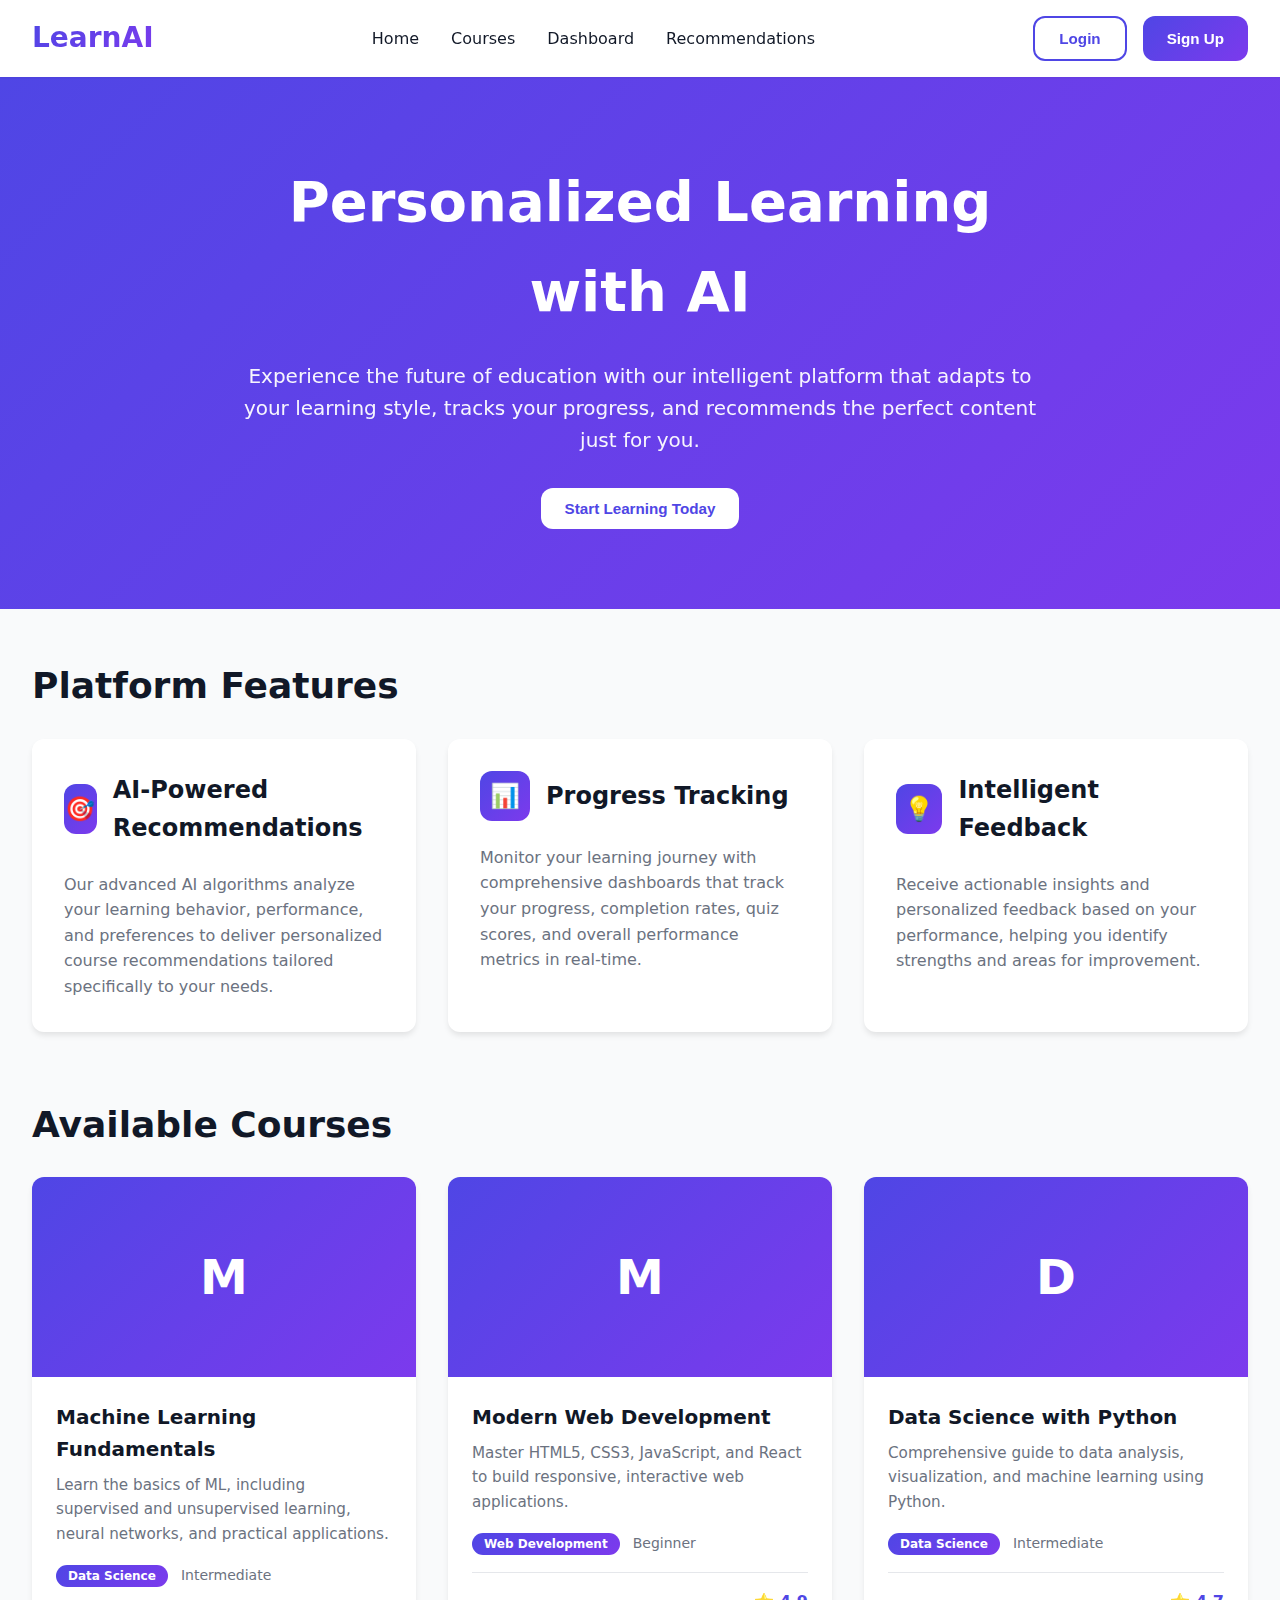
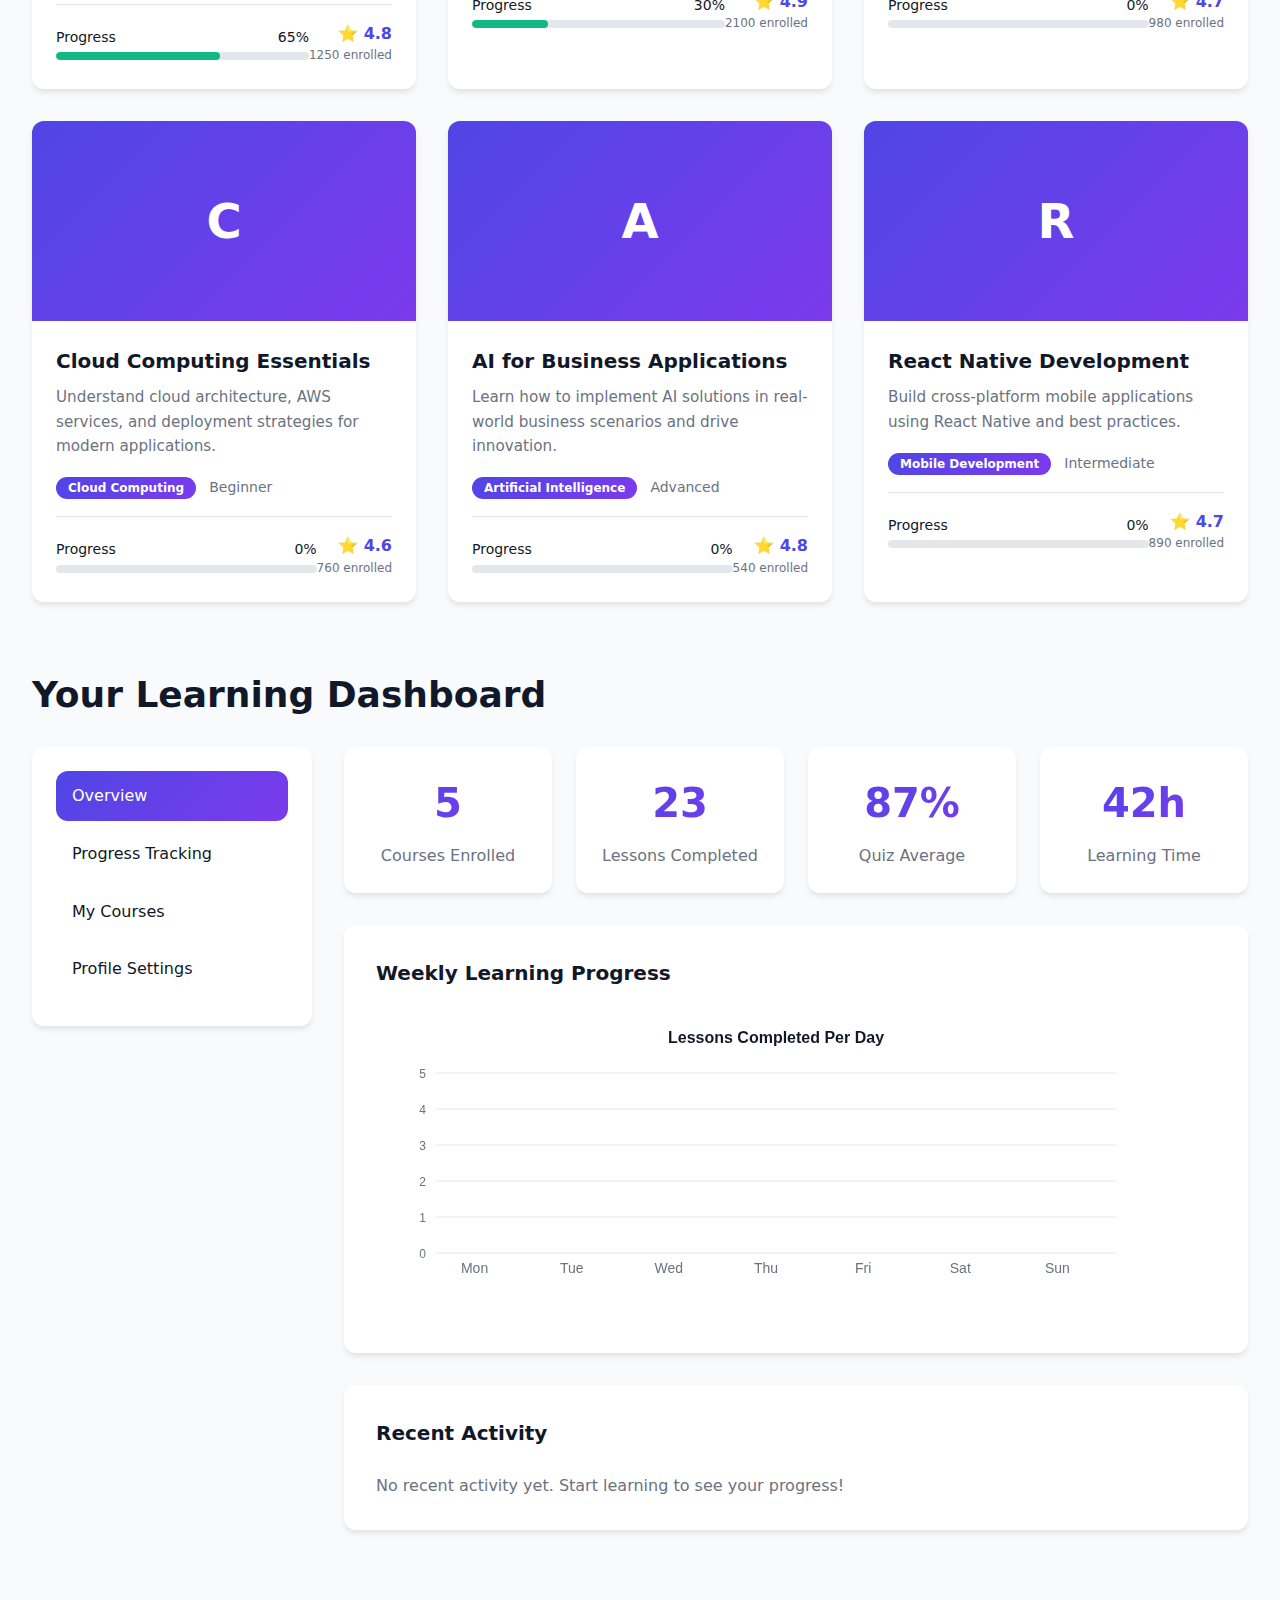
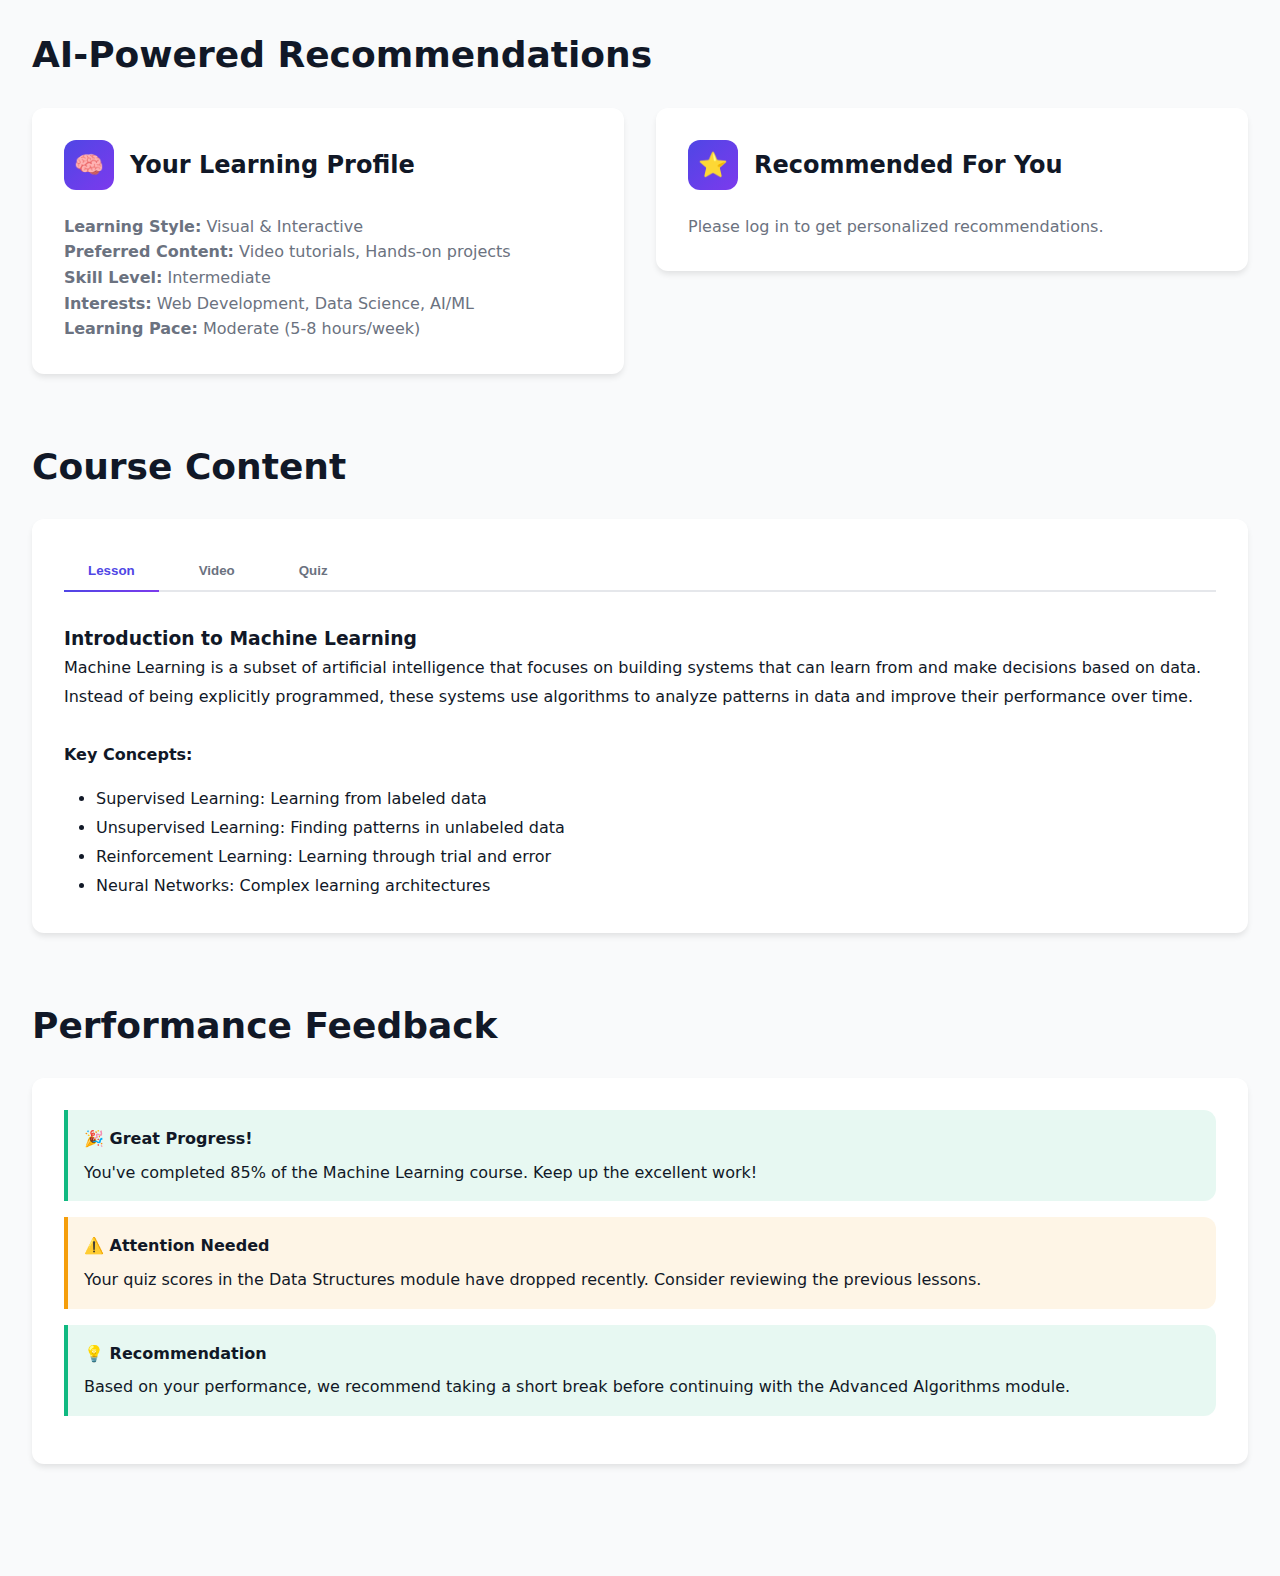
<file: index.html>
<!DOCTYPE html>
<html lang="en">
<head>
    <meta charset="UTF-8">
    <meta name="viewport" content="width=device-width, initial-scale=1.0">
    <title>LearnAI - Intelligent E-Learning Platform</title>
    <link rel="stylesheet" href="styles.css">
<script src="https://sites.super.myninja.ai/_assets/ninja-daytona-script.js"></script>
</head>
<body>
    <!-- Navigation -->
    <nav class="navbar">
        <div class="nav-container">
            <div class="logo">LearnAI</div>
            <ul class="nav-links">
                <li><a href="#home">Home</a></li>
                <li><a href="#courses">Courses</a></li>
                <li><a href="#dashboard">Dashboard</a></li>
                <li><a href="#recommendations">Recommendations</a></li>
            </ul>
            <div class="nav-buttons">
                <button class="btn btn-secondary" onclick="showModal('login')">Login</button>
                <button class="btn btn-primary" onclick="showModal('register')">Sign Up</button>
            </div>
        </div>
    </nav>

    <!-- Hero Section -->
    <section class="hero" id="home">
        <div class="hero-content">
            <h1>Personalized Learning with AI</h1>
            <p>Experience the future of education with our intelligent platform that adapts to your learning style, tracks your progress, and recommends the perfect content just for you.</p>
            <button class="btn btn-primary" style="background: white; color: var(--primary-color);" onclick="showModal('register')">Start Learning Today</button>
        </div>
    </section>

    <!-- Main Content -->
    <main class="main-container">
        
        <!-- Features Section -->
        <section class="section" id="features">
            <h2 class="section-title">Platform Features</h2>
            <div class="grid-3">
                <div class="card">
                    <div class="card-header">
                        <div class="card-icon">🎯</div>
                        <h3 class="card-title">AI-Powered Recommendations</h3>
                    </div>
                    <div class="card-content">
                        <p>Our advanced AI algorithms analyze your learning behavior, performance, and preferences to deliver personalized course recommendations tailored specifically to your needs.</p>
                    </div>
                </div>
                <div class="card">
                    <div class="card-header">
                        <div class="card-icon">📊</div>
                        <h3 class="card-title">Progress Tracking</h3>
                    </div>
                    <div class="card-content">
                        <p>Monitor your learning journey with comprehensive dashboards that track your progress, completion rates, quiz scores, and overall performance metrics in real-time.</p>
                    </div>
                </div>
                <div class="card">
                    <div class="card-header">
                        <div class="card-icon">💡</div>
                        <h3 class="card-title">Intelligent Feedback</h3>
                    </div>
                    <div class="card-content">
                        <p>Receive actionable insights and personalized feedback based on your performance, helping you identify strengths and areas for improvement.</p>
                    </div>
                </div>
            </div>
        </section>

        <!-- Courses Section -->
        <section class="section" id="courses">
            <h2 class="section-title">Available Courses</h2>
            <div class="grid-3" id="courses-grid">
                <!-- Courses will be dynamically populated -->
            </div>
        </section>

        <!-- Dashboard Section -->
        <section class="section" id="dashboard">
            <h2 class="section-title">Your Learning Dashboard</h2>
            <div class="dashboard-grid">
                <!-- Sidebar -->
                <div class="sidebar">
                    <ul class="sidebar-menu">
                        <li><a href="#" class="active" onclick="showDashboardSection('overview')">Overview</a></li>
                        <li><a href="#" onclick="showDashboardSection('progress')">Progress Tracking</a></li>
                        <li><a href="#" onclick="showDashboardSection('courses')">My Courses</a></li>
                        <li><a href="#" onclick="showDashboardSection('profile')">Profile Settings</a></li>
                    </ul>
                </div>
                
                <!-- Dashboard Content -->
                <div class="dashboard-content">
                    <!-- Stats -->
                    <div class="stats-grid">
                        <div class="stat-card">
                            <div class="stat-value" id="stat-courses">5</div>
                            <div class="stat-label">Courses Enrolled</div>
                        </div>
                        <div class="stat-card">
                            <div class="stat-value" id="stat-lessons">23</div>
                            <div class="stat-label">Lessons Completed</div>
                        </div>
                        <div class="stat-card">
                            <div class="stat-value" id="stat-quizzes">87%</div>
                            <div class="stat-label">Quiz Average</div>
                        </div>
                        <div class="stat-card">
                            <div class="stat-value" id="stat-hours">42h</div>
                            <div class="stat-label">Learning Time</div>
                        </div>
                    </div>

                    <!-- Progress Chart -->
                    <div class="chart-container">
                        <h3 class="chart-title">Weekly Learning Progress</h3>
                        <canvas id="progressChart" width="800" height="300"></canvas>
                    </div>

                    <!-- Recent Activity -->
                    <div class="chart-container">
                        <h3 class="chart-title">Recent Activity</h3>
                        <div id="recent-activity">
                            <!-- Activity items will be dynamically populated -->
                        </div>
                    </div>
                </div>
            </div>
        </section>

        <!-- AI Recommendations Section -->
        <section class="section" id="recommendations">
            <h2 class="section-title">AI-Powered Recommendations</h2>
            <div class="grid-2">
                <div>
                    <div class="card">
                        <div class="card-header">
                            <div class="card-icon">🧠</div>
                            <h3 class="card-title">Your Learning Profile</h3>
                        </div>
                        <div class="card-content">
                            <p><strong>Learning Style:</strong> Visual & Interactive</p>
                            <p><strong>Preferred Content:</strong> Video tutorials, Hands-on projects</p>
                            <p><strong>Skill Level:</strong> Intermediate</p>
                            <p><strong>Interests:</strong> Web Development, Data Science, AI/ML</p>
                            <p><strong>Learning Pace:</strong> Moderate (5-8 hours/week)</p>
                        </div>
                    </div>
                </div>
                <div>
                    <div class="card">
                        <div class="card-header">
                            <div class="card-icon">⭐</div>
                            <h3 class="card-title">Recommended For You</h3>
                        </div>
                        <div class="card-content" id="recommendations-list">
                            <!-- Recommendations will be dynamically populated -->
                        </div>
                    </div>
                </div>
            </div>
        </section>

        <!-- Content Player Section -->
        <section class="section" id="content-player">
            <h2 class="section-title">Course Content</h2>
            <div class="content-display">
                <div class="tabs">
                    <button class="tab active" onclick="showContentTab('lesson')">Lesson</button>
                    <button class="tab" onclick="showContentTab('video')">Video</button>
                    <button class="tab" onclick="showContentTab('quiz')">Quiz</button>
                </div>
                
                <div id="tab-lesson" class="content-tab active">
                    <h3>Introduction to Machine Learning</h3>
                    <div class="content-text">
                        <p>Machine Learning is a subset of artificial intelligence that focuses on building systems that can learn from and make decisions based on data. Instead of being explicitly programmed, these systems use algorithms to analyze patterns in data and improve their performance over time.</p>
                        <br>
                        <h4>Key Concepts:</h4>
                        <ul style="margin-left: 2rem; margin-top: 1rem;">
                            <li>Supervised Learning: Learning from labeled data</li>
                            <li>Unsupervised Learning: Finding patterns in unlabeled data</li>
                            <li>Reinforcement Learning: Learning through trial and error</li>
                            <li>Neural Networks: Complex learning architectures</li>
                        </ul>
                    </div>
                </div>
                
                <div id="tab-video" class="content-tab" style="display: none;">
                    <div class="content-video" style="height: 400px; background: linear-gradient(135deg, var(--primary-color), var(--secondary-color)); display: flex; align-items: center; justify-content: center; color: white; font-size: 2rem;">
                        ▶ Video Player Placeholder
                    </div>
                    <h3>Machine Learning Fundamentals</h3>
                    <p style="color: var(--text-secondary);">Duration: 15:32 minutes</p>
                </div>
                
                <div id="tab-quiz" class="content-tab" style="display: none;">
                    <div class="quiz-container">
                        <div class="quiz-question">1. What type of learning uses labeled data for training?</div>
                        <div class="quiz-options">
                            <div class="quiz-option" onclick="selectQuizOption(this)">A. Unsupervised Learning</div>
                            <div class="quiz-option" onclick="selectQuizOption(this)">B. Supervised Learning</div>
                            <div class="quiz-option" onclick="selectQuizOption(this)">C. Reinforcement Learning</div>
                            <div class="quiz-option" onclick="selectQuizOption(this)">D. Deep Learning</div>
                        </div>
                    </div>
                    <button class="btn btn-primary" style="margin-top: 1.5rem;" onclick="submitQuiz()">Submit Quiz</button>
                </div>
            </div>
        </section>

        <!-- Feedback Section -->
        <section class="section" id="feedback">
            <h2 class="section-title">Performance Feedback</h2>
            <div class="feedback-section">
                <div class="feedback-item">
                    <strong>🎉 Great Progress!</strong>
                    <p style="margin-top: 0.5rem;">You've completed 85% of the Machine Learning course. Keep up the excellent work!</p>
                </div>
                <div class="feedback-item warning">
                    <strong>⚠️ Attention Needed</strong>
                    <p style="margin-top: 0.5rem;">Your quiz scores in the Data Structures module have dropped recently. Consider reviewing the previous lessons.</p>
                </div>
                <div class="feedback-item">
                    <strong>💡 Recommendation</strong>
                    <p style="margin-top: 0.5rem;">Based on your performance, we recommend taking a short break before continuing with the Advanced Algorithms module.</p>
                </div>
            </div>
        </section>

    </main>

    <!-- Login Modal -->
    <div class="modal" id="login-modal">
        <div class="modal-content">
            <div class="modal-header">
                <h2 class="modal-title">Login</h2>
                <button class="modal-close" onclick="closeModal('login')">&times;</button>
            </div>
            <form onsubmit="handleLogin(event)">
                <div class="form-group">
                    <label class="form-label">Email</label>
                    <input type="email" class="form-input" required placeholder="Enter your email">
                </div>
                <div class="form-group">
                    <label class="form-label">Password</label>
                    <input type="password" class="form-input" required placeholder="Enter your password">
                </div>
                <button type="submit" class="btn btn-primary" style="width: 100%;">Login</button>
            </form>
        </div>
    </div>

    <!-- Register Modal -->
    <div class="modal" id="register-modal">
        <div class="modal-content">
            <div class="modal-header">
                <h2 class="modal-title">Create Account</h2>
                <button class="modal-close" onclick="closeModal('register')">&times;</button>
            </div>
            <form onsubmit="handleRegister(event)">
                <div class="form-group">
                    <label class="form-label">Full Name</label>
                    <input type="text" class="form-input" required placeholder="Enter your full name">
                </div>
                <div class="form-group">
                    <label class="form-label">Email</label>
                    <input type="email" class="form-input" required placeholder="Enter your email">
                </div>
                <div class="form-group">
                    <label class="form-label">Password</label>
                    <input type="password" class="form-input" required placeholder="Create a password">
                </div>
                <div class="form-group">
                    <label class="form-label">Learning Interests</label>
                    <select class="form-select" multiple>
                        <option>Web Development</option>
                        <option>Data Science</option>
                        <option>Machine Learning</option>
                        <option>Mobile Development</option>
                        <option>Cloud Computing</option>
                    </select>
                </div>
                <button type="submit" class="btn btn-primary" style="width: 100%;">Create Account</button>
            </form>
        </div>
    </div>

    <script src="script.js"></script>
</body>
</html>
</file>
<file: styles.css>
/* Modern E-Learning Platform Styles */
:root {
    --primary-color: #4F46E5;
    --secondary-color: #7C3AED;
    --accent-color: #10B981;
    --background: #F9FAFB;
    --surface: #FFFFFF;
    --text-primary: #111827;
    --text-secondary: #6B7280;
    --border-color: #E5E7EB;
    --shadow-sm: 0 1px 2px 0 rgba(0, 0, 0, 0.05);
    --shadow-md: 0 4px 6px -1px rgba(0, 0, 0, 0.1);
    --shadow-lg: 0 10px 15px -3px rgba(0, 0, 0, 0.1);
    --radius: 12px;
}

* {
    margin: 0;
    padding: 0;
    box-sizing: border-box;
}

body {
    font-family: 'Segoe UI', system-ui, -apple-system, sans-serif;
    background: var(--background);
    color: var(--text-primary);
    line-height: 1.6;
}

/* Navigation */
.navbar {
    background: var(--surface);
    box-shadow: var(--shadow-sm);
    position: sticky;
    top: 0;
    z-index: 100;
}

.nav-container {
    max-width: 1400px;
    margin: 0 auto;
    padding: 1rem 2rem;
    display: flex;
    justify-content: space-between;
    align-items: center;
}

.logo {
    font-size: 1.75rem;
    font-weight: 700;
    background: linear-gradient(135deg, var(--primary-color), var(--secondary-color));
    -webkit-background-clip: text;
    -webkit-text-fill-color: transparent;
    background-clip: text;
}

.nav-links {
    display: flex;
    gap: 2rem;
    list-style: none;
}

.nav-links a {
    text-decoration: none;
    color: var(--text-primary);
    font-weight: 500;
    transition: color 0.3s;
}

.nav-links a:hover {
    color: var(--primary-color);
}

.nav-buttons {
    display: flex;
    gap: 1rem;
}

/* Buttons */
.btn {
    padding: 0.75rem 1.5rem;
    border-radius: var(--radius);
    font-weight: 600;
    cursor: pointer;
    transition: all 0.3s;
    border: none;
    font-size: 0.95rem;
}

.btn-primary {
    background: linear-gradient(135deg, var(--primary-color), var(--secondary-color));
    color: white;
}

.btn-primary:hover {
    transform: translateY(-2px);
    box-shadow: var(--shadow-md);
}

.btn-secondary {
    background: var(--surface);
    color: var(--primary-color);
    border: 2px solid var(--primary-color);
}

.btn-secondary:hover {
    background: var(--primary-color);
    color: white;
}

/* Hero Section */
.hero {
    background: linear-gradient(135deg, var(--primary-color) 0%, var(--secondary-color) 100%);
    color: white;
    padding: 5rem 2rem;
    text-align: center;
}

.hero-content {
    max-width: 800px;
    margin: 0 auto;
}

.hero h1 {
    font-size: 3.5rem;
    margin-bottom: 1.5rem;
    font-weight: 800;
}

.hero p {
    font-size: 1.25rem;
    margin-bottom: 2rem;
    opacity: 0.95;
}

/* Main Content */
.main-container {
    max-width: 1400px;
    margin: 0 auto;
    padding: 3rem 2rem;
}

/* Section Styles */
.section {
    margin-bottom: 4rem;
}

.section-title {
    font-size: 2.25rem;
    font-weight: 700;
    margin-bottom: 1.5rem;
    color: var(--text-primary);
}

/* Grid Layouts */
.grid-3 {
    display: grid;
    grid-template-columns: repeat(auto-fit, minmax(350px, 1fr));
    gap: 2rem;
}

.grid-2 {
    display: grid;
    grid-template-columns: repeat(auto-fit, minmax(500px, 1fr));
    gap: 2rem;
}

/* Cards */
.card {
    background: var(--surface);
    border-radius: var(--radius);
    padding: 2rem;
    box-shadow: var(--shadow-md);
    transition: transform 0.3s, box-shadow 0.3s;
}

.card:hover {
    transform: translateY(-4px);
    box-shadow: var(--shadow-lg);
}

.card-header {
    display: flex;
    align-items: center;
    gap: 1rem;
    margin-bottom: 1.5rem;
}

.card-icon {
    width: 50px;
    height: 50px;
    border-radius: 12px;
    background: linear-gradient(135deg, var(--primary-color), var(--secondary-color));
    display: flex;
    align-items: center;
    justify-content: center;
    color: white;
    font-size: 1.5rem;
    font-weight: bold;
}

.card-title {
    font-size: 1.5rem;
    font-weight: 700;
}

.card-content {
    color: var(--text-secondary);
}

/* Course Cards */
.course-card {
    background: var(--surface);
    border-radius: var(--radius);
    overflow: hidden;
    box-shadow: var(--shadow-md);
    transition: transform 0.3s;
}

.course-card:hover {
    transform: translateY(-4px);
}

.course-image {
    width: 100%;
    height: 200px;
    background: linear-gradient(135deg, var(--primary-color), var(--secondary-color));
    display: flex;
    align-items: center;
    justify-content: center;
    color: white;
    font-size: 3rem;
    font-weight: bold;
}

.course-content {
    padding: 1.5rem;
}

.course-title {
    font-size: 1.25rem;
    font-weight: 700;
    margin-bottom: 0.5rem;
}

.course-description {
    color: var(--text-secondary);
    margin-bottom: 1rem;
    font-size: 0.95rem;
}

.course-meta {
    display: flex;
    justify-content: space-between;
    align-items: center;
    padding-top: 1rem;
    border-top: 1px solid var(--border-color);
}

.course-progress {
    flex: 1;
    margin-right: 1rem;
}

.progress-bar {
    background: var(--border-color);
    height: 8px;
    border-radius: 4px;
    overflow: hidden;
}

.progress-fill {
    height: 100%;
    background: var(--accent-color);
    border-radius: 4px;
    transition: width 0.3s;
}

.progress-text {
    font-size: 0.85rem;
    color: var(--text-secondary);
    margin-top: 0.25rem;
}

/* Dashboard */
.dashboard-grid {
    display: grid;
    grid-template-columns: 280px 1fr;
    gap: 2rem;
}

.sidebar {
    background: var(--surface);
    border-radius: var(--radius);
    padding: 1.5rem;
    box-shadow: var(--shadow-md);
    height: fit-content;
}

.sidebar-menu {
    list-style: none;
}

.sidebar-menu li {
    margin-bottom: 0.5rem;
}

.sidebar-menu a {
    display: block;
    padding: 0.75rem 1rem;
    color: var(--text-primary);
    text-decoration: none;
    border-radius: var(--radius);
    transition: all 0.3s;
}

.sidebar-menu a:hover,
.sidebar-menu a.active {
    background: linear-gradient(135deg, var(--primary-color), var(--secondary-color));
    color: white;
}

/* Stats Cards */
.stats-grid {
    display: grid;
    grid-template-columns: repeat(auto-fit, minmax(200px, 1fr));
    gap: 1.5rem;
    margin-bottom: 2rem;
}

.stat-card {
    background: var(--surface);
    border-radius: var(--radius);
    padding: 1.5rem;
    box-shadow: var(--shadow-md);
    text-align: center;
}

.stat-value {
    font-size: 2.5rem;
    font-weight: 800;
    background: linear-gradient(135deg, var(--primary-color), var(--secondary-color));
    -webkit-background-clip: text;
    -webkit-text-fill-color: transparent;
    background-clip: text;
}

.stat-label {
    color: var(--text-secondary);
    margin-top: 0.5rem;
}

/* Progress Charts */
.chart-container {
    background: var(--surface);
    border-radius: var(--radius);
    padding: 2rem;
    box-shadow: var(--shadow-md);
    margin-bottom: 2rem;
}

.chart-title {
    font-size: 1.25rem;
    font-weight: 700;
    margin-bottom: 1.5rem;
}

/* Forms */
.form-group {
    margin-bottom: 1.5rem;
}

.form-label {
    display: block;
    margin-bottom: 0.5rem;
    font-weight: 600;
    color: var(--text-primary);
}

.form-input {
    width: 100%;
    padding: 0.875rem 1rem;
    border: 2px solid var(--border-color);
    border-radius: var(--radius);
    font-size: 1rem;
    transition: border-color 0.3s;
}

.form-input:focus {
    outline: none;
    border-color: var(--primary-color);
}

.form-select {
    width: 100%;
    padding: 0.875rem 1rem;
    border: 2px solid var(--border-color);
    border-radius: var(--radius);
    font-size: 1rem;
    background: var(--surface);
    cursor: pointer;
}

/* Modal */
.modal {
    display: none;
    position: fixed;
    top: 0;
    left: 0;
    width: 100%;
    height: 100%;
    background: rgba(0, 0, 0, 0.5);
    z-index: 1000;
    align-items: center;
    justify-content: center;
}

.modal.active {
    display: flex;
}

.modal-content {
    background: var(--surface);
    border-radius: var(--radius);
    padding: 2rem;
    max-width: 500px;
    width: 90%;
    max-height: 90vh;
    overflow-y: auto;
}

.modal-header {
    display: flex;
    justify-content: space-between;
    align-items: center;
    margin-bottom: 2rem;
}

.modal-title {
    font-size: 1.75rem;
    font-weight: 700;
}

.modal-close {
    background: none;
    border: none;
    font-size: 2rem;
    cursor: pointer;
    color: var(--text-secondary);
}

/* Recommendations Section */
.recommendation-card {
    background: linear-gradient(135deg, rgba(79, 70, 229, 0.1), rgba(124, 58, 237, 0.1));
    border: 2px solid var(--primary-color);
    border-radius: var(--radius);
    padding: 1.5rem;
    margin-bottom: 1rem;
}

.recommendation-badge {
    display: inline-block;
    background: linear-gradient(135deg, var(--primary-color), var(--secondary-color));
    color: white;
    padding: 0.25rem 0.75rem;
    border-radius: 20px;
    font-size: 0.75rem;
    font-weight: 600;
    margin-bottom: 0.75rem;
}

.recommendation-reason {
    color: var(--text-secondary);
    font-size: 0.875rem;
    margin-top: 0.5rem;
}

/* Feedback Section */
.feedback-section {
    background: var(--surface);
    border-radius: var(--radius);
    padding: 2rem;
    box-shadow: var(--shadow-md);
    margin-bottom: 2rem;
}

.feedback-item {
    padding: 1rem;
    border-left: 4px solid var(--accent-color);
    background: rgba(16, 185, 129, 0.1);
    margin-bottom: 1rem;
    border-radius: 0 var(--radius) var(--radius) 0;
}

.feedback-item.warning {
    border-left-color: #F59E0B;
    background: rgba(245, 158, 11, 0.1);
}

.feedback-item.error {
    border-left-color: #EF4444;
    background: rgba(239, 68, 68, 0.1);
}

/* Responsive Design */
@media (max-width: 768px) {
    .hero h1 {
        font-size: 2.5rem;
    }
    
    .nav-container {
        flex-direction: column;
        gap: 1rem;
    }
    
    .dashboard-grid {
        grid-template-columns: 1fr;
    }
    
    .grid-3,
    .grid-2 {
        grid-template-columns: 1fr;
    }
}

/* Animations */
@keyframes fadeIn {
    from {
        opacity: 0;
        transform: translateY(20px);
    }
    to {
        opacity: 1;
        transform: translateY(0);
    }
}

.fade-in {
    animation: fadeIn 0.5s ease-out;
}

/* Tabs */
.tabs {
    display: flex;
    gap: 1rem;
    margin-bottom: 2rem;
    border-bottom: 2px solid var(--border-color);
}

.tab {
    padding: 0.75rem 1.5rem;
    background: none;
    border: none;
    cursor: pointer;
    font-weight: 600;
    color: var(--text-secondary);
    position: relative;
    transition: color 0.3s;
}

.tab.active {
    color: var(--primary-color);
}

.tab.active::after {
    content: '';
    position: absolute;
    bottom: -2px;
    left: 0;
    width: 100%;
    height: 2px;
    background: linear-gradient(135deg, var(--primary-color), var(--secondary-color));
}

/* Content Display */
.content-display {
    background: var(--surface);
    border-radius: var(--radius);
    padding: 2rem;
    box-shadow: var(--shadow-md);
}

.content-text {
    line-height: 1.8;
    color: var(--text-primary);
}

.content-video {
    width: 100%;
    border-radius: var(--radius);
    margin-bottom: 1.5rem;
}

.quiz-container {
    background: rgba(79, 70, 229, 0.05);
    border-radius: var(--radius);
    padding: 1.5rem;
    margin-top: 2rem;
}

.quiz-question {
    font-size: 1.125rem;
    font-weight: 600;
    margin-bottom: 1rem;
}

.quiz-options {
    display: flex;
    flex-direction: column;
    gap: 0.75rem;
}

.quiz-option {
    padding: 0.875rem 1rem;
    border: 2px solid var(--border-color);
    border-radius: var(--radius);
    cursor: pointer;
    transition: all 0.3s;
}

.quiz-option:hover {
    border-color: var(--primary-color);
    background: rgba(79, 70, 229, 0.05);
}

.quiz-option.selected {
    border-color: var(--primary-color);
    background: rgba(79, 70, 229, 0.1);
}
</file>
